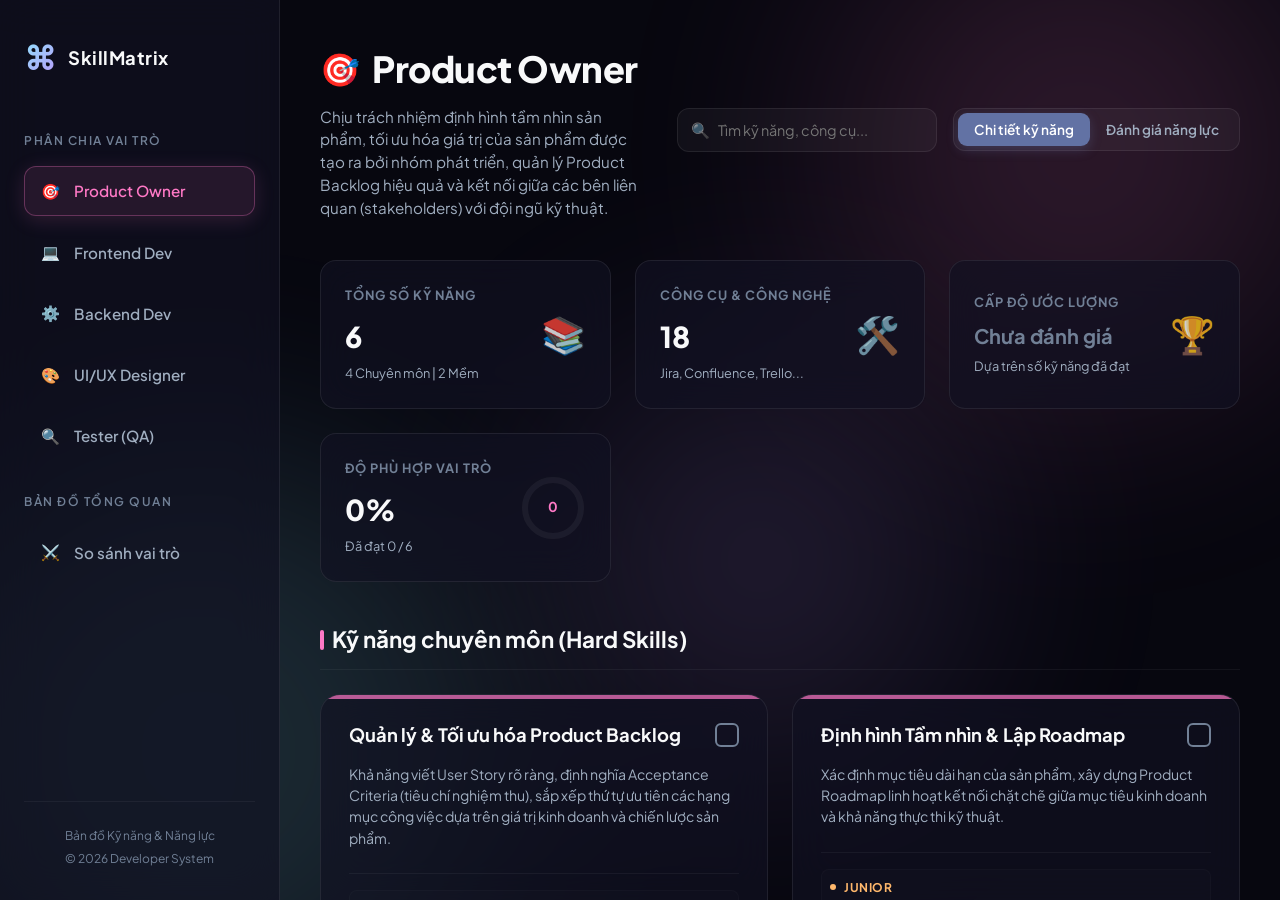
<file: bo_skills_vai_tro/index.html>
<!DOCTYPE html>
<html lang="vi">
<head>
  <meta charset="UTF-8">
  <meta name="viewport" content="width=device-width, initial-scale=1.0">
  <title>Bản đồ Kỹ năng Chuyên môn (Skill Matrix) - PO, Dev, UI/UX & Tester</title>
  <meta name="description" content="Khám phá chi tiết các bộ kỹ năng chuyên môn (Hard Skills), kỹ năng mềm (Soft Skills) và công cụ tối thiểu dành cho các vai trò Product Owner, Frontend/Backend Developer, UI/UX Designer và Software Tester.">
  <meta name="author" content="Antigravity AI">
  
  <!-- Styling Sheet -->
  <link rel="stylesheet" href="styles.css">
</head>
<body>

  <!-- Premium Ambient Glow Effects -->
  <div class="bg-blobs">
    <div class="blob blob-1"></div>
    <div class="blob blob-2"></div>
    <div class="blob blob-3"></div>
  </div>

  <!-- Main Application Layout -->
  <div class="app-container" id="app-root-container">
    
    <!-- Sidebar Navigation -->
    <aside id="sidebar-navigation">
      <div class="brand-section">
        <span class="brand-logo">⌘</span>
        <span class="brand-title">SkillMatrix</span>
      </div>
      
      <nav aria-label="Danh sách vai trò">
        <p class="nav-label">Phân chia vai trò</p>
        <ul class="role-nav-list" id="role-list">
          <li class="role-nav-item active" data-role="product_owner">
            <button id="btn-po" aria-label="Product Owner Skill Set">
              <span>🎯</span> Product Owner
            </button>
          </li>
          <li class="role-nav-item" data-role="frontend_developer">
            <button id="btn-fed" aria-label="Frontend Developer Skill Set">
              <span>💻</span> Frontend Dev
            </button>
          </li>
          <li class="role-nav-item" data-role="backend_developer">
            <button id="btn-bed" aria-label="Backend Developer Skill Set">
              <span>⚙️</span> Backend Dev
            </button>
          </li>
          <li class="role-nav-item" data-role="uiux_designer">
            <button id="btn-uiux" aria-label="UI/UX Designer Skill Set">
              <span>🎨</span> UI/UX Designer
            </button>
          </li>
          <li class="role-nav-item" data-role="tester">
            <button id="btn-tester" aria-label="Software Tester Skill Set">
              <span>🔍</span> Tester (QA)
            </button>
          </li>
        </ul>

        <p class="nav-label" style="margin-top: 2rem;">Bản đồ tổng quan</p>
        <ul class="role-nav-list">
          <li class="role-nav-item" data-mode="compare">
            <button id="nav-compare-btn" aria-label="Compare all roles side by side">
              <span>⚔️</span> So sánh vai trò
            </button>
          </li>
        </ul>
      </nav>

      <div class="sidebar-footer">
        <p>Bản đồ Kỹ năng & Năng lực</p>
        <p style="margin-top: 0.25rem;">© 2026 Developer System</p>
      </div>
    </aside>

    <!-- Main Dashboard Workspace -->
    <main id="main-content">
      
      <!-- Upper Header: Role Info, Search, and Tab Switching -->
      <header id="dashboard-header">
        <div class="role-intro">
          <div class="role-title-container">
            <span class="role-icon" id="role-icon">🎯</span>
            <h1 class="role-name" id="role-name">Product Owner</h1>
          </div>
          <p class="role-desc" id="role-desc">
            Chịu trách nhiệm định hình tầm nhìn sản phẩm, tối ưu hóa giá trị của sản phẩm được tạo ra bởi nhóm phát triển, quản lý Product Backlog hiệu quả và kết nối các bên liên quan.
          </p>
        </div>

        <div class="controls-section">
          <!-- Search box -->
          <div class="search-box">
            <input type="text" id="search-input" placeholder="Tìm kỹ năng, công cụ..." aria-label="Tìm kiếm kỹ năng">
          </div>

          <!-- Mode switching -->
          <div class="mode-toggle" id="view-mode-tabs" role="tablist">
            <button class="toggle-btn active" id="tab-explore" role="tab" aria-selected="true" aria-controls="skills-container">
              Chi tiết kỹ năng
            </button>
            <button class="toggle-btn" id="tab-checklist" role="tab" aria-selected="false" aria-controls="skills-container">
              Đánh giá năng lực
            </button>
          </div>
        </div>
      </header>

      <!-- Dynamic Performance Metrics Cards -->
      <section class="metrics-board" id="metrics-board" aria-label="Bảng chỉ số năng lực">
        <!-- Will be populated dynamically via JavaScript -->
      </section>

      <!-- Main Skills Cards Grid -->
      <section id="skills-container" aria-label="Danh sách các kỹ năng chuyên môn">
        <!-- Will be populated dynamically via JavaScript -->
      </section>

    </main>
  </div>

  <!-- Loaded Data and Script Files -->
  <script src="skills_data.js"></script>
  <script src="app.js"></script>
</body>
</html>
</file>
<file: bo_skills_vai_tro/styles.css>
/* ==========================================================================
   DESIGN SYSTEM & CUSTOM PROPERTIES
   ========================================================================== */
@import url('https://fonts.googleapis.com/css2?family=Plus+Jakarta+Sans:wght@300;400;500;600;700;800&display=swap');

:root {
  --bg-dark: #07070f;
  --bg-panel: rgba(17, 17, 34, 0.65);
  --bg-panel-hover: rgba(25, 25, 45, 0.8);
  --border-glass: rgba(255, 255, 255, 0.08);
  --border-glass-hover: rgba(255, 255, 255, 0.18);
  
  --text-primary: #f8f9fa;
  --text-secondary: #a0aec0;
  --text-muted: #718096;
  
  /* Role Neon Colors */
  --color-po: #ff79c6;
  --color-fe: #8be9fd;
  --color-be: #50fa7b;
  --color-uiux: #bd93f9;
  --color-tester: #f1fa8c;
  
  /* Generic UI Colors */
  --accent: #6272a4;
  --success: #50fa7b;
  --warning: #ffb86c;
  --danger: #ff5555;
  --card-bg: rgba(255, 255, 255, 0.02);
  
  --font-main: 'Plus Jakarta Sans', -apple-system, BlinkMacSystemFont, "Segoe UI", Roboto, sans-serif;
  --transition-smooth: all 0.3s cubic-bezier(0.25, 0.8, 0.25, 1);
  --blur-intensity: 20px;
}

/* ==========================================================================
   RESET & BASE STYLES
   ========================================================================== */
* {
  box-sizing: border-box;
  margin: 0;
  padding: 0;
}

body {
  font-family: var(--font-main);
  background-color: var(--bg-dark);
  color: var(--text-primary);
  min-height: 100vh;
  overflow-x: hidden;
  line-height: 1.6;
  position: relative;
}

/* Ambient Background Blobs */
.bg-blobs {
  position: fixed;
  top: 0;
  left: 0;
  right: 0;
  bottom: 0;
  z-index: -1;
  overflow: hidden;
  pointer-events: none;
}

.blob {
  position: absolute;
  border-radius: 50%;
  filter: blur(120px);
  opacity: 0.15;
  animation: float 20s infinite alternate;
}

.blob-1 {
  width: 500px;
  height: 500px;
  background: var(--color-po);
  top: -100px;
  right: -50px;
}

.blob-2 {
  width: 600px;
  height: 600px;
  background: var(--color-fe);
  bottom: -150px;
  left: -100px;
  animation-duration: 25s;
}

.blob-3 {
  width: 400px;
  height: 400px;
  background: var(--color-uiux);
  top: 40%;
  right: 25%;
  animation-duration: 18s;
}

@keyframes float {
  0% { transform: translate(0, 0) scale(1); }
  50% { transform: translate(40px, -60px) scale(1.1); }
  100% { transform: translate(-20px, 40px) scale(0.9); }
}

/* Scrollbar Customization */
::-webkit-scrollbar {
  width: 8px;
  height: 8px;
}
::-webkit-scrollbar-track {
  background: rgba(255, 255, 255, 0.02);
}
::-webkit-scrollbar-thumb {
  background: rgba(255, 255, 255, 0.1);
  border-radius: 4px;
}
::-webkit-scrollbar-thumb:hover {
  background: rgba(255, 255, 255, 0.25);
}

/* ==========================================================================
   LAYOUT STRUCTURE
   ========================================================================== */
.app-container {
  display: grid;
  grid-template-columns: 280px 1fr;
  min-height: 100vh;
  position: relative;
}

/* Sidebar */
aside {
  background: var(--bg-panel);
  border-right: 1px solid var(--border-glass);
  backdrop-filter: blur(var(--blur-intensity));
  -webkit-backdrop-filter: blur(var(--blur-intensity));
  padding: 2rem 1.5rem;
  display: flex;
  flex-direction: column;
  height: 100vh;
  position: sticky;
  top: 0;
  z-index: 10;
}

.brand-section {
  display: flex;
  align-items: center;
  gap: 0.75rem;
  margin-bottom: 3rem;
}

.brand-logo {
  font-size: 2rem;
  background: linear-gradient(135deg, var(--color-fe), var(--color-uiux));
  -webkit-background-clip: text;
  -webkit-text-fill-color: transparent;
  font-weight: 800;
}

.brand-title {
  font-size: 1.15rem;
  font-weight: 700;
  letter-spacing: 0.5px;
  color: var(--text-primary);
}

.nav-label {
  font-size: 0.75rem;
  text-transform: uppercase;
  letter-spacing: 1.5px;
  color: var(--text-muted);
  margin-bottom: 1rem;
  font-weight: 600;
}

.role-nav-list {
  list-style: none;
  display: flex;
  flex-direction: column;
  gap: 0.75rem;
}

.role-nav-item button {
  width: 100%;
  padding: 0.85rem 1rem;
  border-radius: 12px;
  background: transparent;
  border: 1px solid transparent;
  color: var(--text-secondary);
  font-family: var(--font-main);
  font-size: 0.95rem;
  font-weight: 550;
  text-align: left;
  cursor: pointer;
  display: flex;
  align-items: center;
  gap: 0.85rem;
  transition: var(--transition-smooth);
}

.role-nav-item button:hover {
  background: rgba(255, 255, 255, 0.05);
  color: var(--text-primary);
  transform: translateX(4px);
}

/* Active Roles Colors */
.role-nav-item.active[data-role="product_owner"] button {
  background: rgba(255, 121, 198, 0.1);
  border-color: rgba(255, 121, 198, 0.3);
  color: var(--color-po);
  box-shadow: 0 4px 20px rgba(255, 121, 198, 0.15);
}
.role-nav-item.active[data-role="frontend_developer"] button {
  background: rgba(139, 233, 253, 0.1);
  border-color: rgba(139, 233, 253, 0.3);
  color: var(--color-fe);
  box-shadow: 0 4px 20px rgba(139, 233, 253, 0.15);
}
.role-nav-item.active[data-role="backend_developer"] button {
  background: rgba(80, 250, 123, 0.1);
  border-color: rgba(80, 250, 123, 0.3);
  color: var(--color-be);
  box-shadow: 0 4px 20px rgba(80, 250, 123, 0.15);
}
.role-nav-item.active[data-role="uiux_designer"] button {
  background: rgba(189, 147, 249, 0.1);
  border-color: rgba(189, 147, 249, 0.3);
  color: var(--color-uiux);
  box-shadow: 0 4px 20px rgba(189, 147, 249, 0.15);
}
.role-nav-item.active[data-role="tester"] button {
  background: rgba(241, 250, 140, 0.1);
  border-color: rgba(241, 250, 140, 0.3);
  color: var(--color-tester);
  box-shadow: 0 4px 20px rgba(241, 250, 140, 0.15);
}

.role-nav-item.active[data-mode="compare"] button {
  background: rgba(98, 114, 164, 0.15);
  border-color: rgba(98, 114, 164, 0.4);
  color: #fff;
  box-shadow: 0 4px 20px rgba(98, 114, 164, 0.2);
}

.sidebar-footer {
  margin-top: auto;
  font-size: 0.75rem;
  color: var(--text-muted);
  text-align: center;
  border-top: 1px solid rgba(255, 255, 255, 0.05);
  padding-top: 1.5rem;
}

/* Main Content Area */
main {
  padding: 2.5rem;
  overflow-y: auto;
  max-height: 100vh;
}

/* ==========================================================================
   HEADER SECTION
   ========================================================================= */
header {
  display: flex;
  justify-content: space-between;
  align-items: center;
  margin-bottom: 2.5rem;
  gap: 2rem;
}

.role-intro {
  max-width: 65%;
}

.role-title-container {
  display: flex;
  align-items: center;
  gap: 0.75rem;
  margin-bottom: 0.5rem;
}

.role-icon {
  font-size: 2rem;
}

.role-name {
  font-size: 2.25rem;
  font-weight: 800;
  letter-spacing: -0.5px;
}

.role-desc {
  color: var(--text-secondary);
  font-size: 0.95rem;
  line-height: 1.5;
}

/* Controls (Search & Mode Toggle) */
.controls-section {
  display: flex;
  align-items: center;
  gap: 1rem;
  flex-shrink: 0;
}

.search-box {
  position: relative;
}

.search-box input {
  background: rgba(255, 255, 255, 0.04);
  border: 1px solid var(--border-glass);
  padding: 0.75rem 1rem 0.75rem 2.5rem;
  border-radius: 12px;
  color: var(--text-primary);
  font-family: var(--font-main);
  font-size: 0.9rem;
  width: 260px;
  transition: var(--transition-smooth);
}

.search-box input:focus {
  outline: none;
  background: rgba(255, 255, 255, 0.08);
  border-color: var(--accent);
  box-shadow: 0 0 15px rgba(98, 114, 164, 0.3);
}

.search-box::before {
  content: "🔍";
  position: absolute;
  left: 0.85rem;
  top: 50%;
  transform: translateY(-50%);
  font-size: 0.95rem;
  opacity: 0.6;
}

.mode-toggle {
  display: flex;
  background: rgba(255, 255, 255, 0.04);
  border: 1px solid var(--border-glass);
  border-radius: 12px;
  padding: 0.25rem;
}

.toggle-btn {
  background: transparent;
  border: none;
  color: var(--text-secondary);
  padding: 0.5rem 1rem;
  border-radius: 9px;
  font-family: var(--font-main);
  font-size: 0.85rem;
  font-weight: 600;
  cursor: pointer;
  transition: var(--transition-smooth);
}

.toggle-btn.active {
  background: var(--accent);
  color: #fff;
  box-shadow: 0 4px 12px rgba(98, 114, 164, 0.3);
}

/* ==========================================================================
   METRICS BOARD & CHECKLIST OVERLAY
   ========================================================================== */
.metrics-board {
  display: grid;
  grid-template-columns: repeat(auto-fit, minmax(220px, 1fr));
  gap: 1.5rem;
  margin-bottom: 2.5rem;
}

.metric-card {
  background: var(--bg-panel);
  border: 1px solid var(--border-glass);
  backdrop-filter: blur(var(--blur-intensity));
  -webkit-backdrop-filter: blur(var(--blur-intensity));
  border-radius: 16px;
  padding: 1.5rem;
  display: flex;
  align-items: center;
  justify-content: space-between;
  transition: var(--transition-smooth);
}

.metric-card:hover {
  border-color: var(--border-glass-hover);
  transform: translateY(-2px);
}

.metric-info h4 {
  font-size: 0.8rem;
  text-transform: uppercase;
  letter-spacing: 1px;
  color: var(--text-muted);
  margin-bottom: 0.5rem;
}

.metric-val {
  font-size: 1.8rem;
  font-weight: 800;
}

.metric-gauge {
  width: 65px;
  height: 65px;
  position: relative;
}

.gauge-svg {
  transform: rotate(-90deg);
  width: 100%;
  height: 100%;
}

.gauge-track {
  fill: none;
  stroke: rgba(255, 255, 255, 0.05);
  stroke-width: 6;
}

.gauge-progress {
  fill: none;
  stroke: var(--accent);
  stroke-width: 6;
  stroke-linecap: round;
  stroke-dasharray: 175.9; /* 2 * PI * r (r=28) */
  stroke-dashoffset: 175.9;
  transition: stroke-dashoffset 0.8s cubic-bezier(0.4, 0, 0.2, 1);
}

.gauge-text {
  position: absolute;
  top: 50%;
  left: 50%;
  transform: translate(-50%, -50%);
  font-size: 0.85rem;
  font-weight: 700;
}

/* ==========================================================================
   SKILL SETS LAYOUT (CARDS GRID)
   ========================================================================== */
.skill-category-section {
  margin-bottom: 3.5rem;
  animation: fadeIn 0.4s ease-out;
}

.category-title {
  font-size: 1.4rem;
  font-weight: 700;
  margin-bottom: 1.5rem;
  display: flex;
  align-items: center;
  gap: 0.5rem;
  border-bottom: 1px solid rgba(255, 255, 255, 0.05);
  padding-bottom: 0.75rem;
}

.category-title::before {
  content: "";
  display: inline-block;
  width: 4px;
  height: 20px;
  background: var(--accent);
  border-radius: 2px;
}

.skills-grid {
  display: grid;
  grid-template-columns: repeat(auto-fill, minmax(360px, 1fr));
  gap: 1.5rem;
}

.skill-card {
  background: var(--bg-panel);
  border: 1px solid var(--border-glass);
  backdrop-filter: blur(var(--blur-intensity));
  -webkit-backdrop-filter: blur(var(--blur-intensity));
  border-radius: 20px;
  padding: 1.75rem;
  display: flex;
  flex-direction: column;
  transition: var(--transition-smooth);
  position: relative;
  overflow: hidden;
}

.skill-card::after {
  content: "";
  position: absolute;
  top: 0;
  left: 0;
  width: 100%;
  height: 4px;
  background: var(--accent);
  opacity: 0.7;
}

.skill-card:hover {
  transform: translateY(-4px);
  border-color: var(--border-glass-hover);
  box-shadow: 0 10px 30px rgba(0, 0, 0, 0.3);
}

/* Card Header */
.skill-card-header {
  display: flex;
  justify-content: space-between;
  align-items: flex-start;
  margin-bottom: 1rem;
}

.skill-name {
  font-size: 1.15rem;
  font-weight: 700;
  line-height: 1.35;
  color: var(--text-primary);
  padding-right: 1.5rem;
}

/* Interactive Checkbox styling */
.skill-checkbox-wrapper {
  position: relative;
  display: flex;
  align-items: center;
}

.skill-checkbox {
  appearance: none;
  -webkit-appearance: none;
  width: 24px;
  height: 24px;
  border: 2px solid var(--text-muted);
  border-radius: 6px;
  background: transparent;
  cursor: pointer;
  display: grid;
  place-content: center;
  transition: var(--transition-smooth);
}

.skill-checkbox:hover {
  border-color: var(--accent);
  background: rgba(255, 255, 255, 0.02);
}

.skill-checkbox:checked {
  background: var(--accent);
  border-color: var(--accent);
  box-shadow: 0 0 10px rgba(98, 114, 164, 0.5);
}

.skill-checkbox::before {
  content: "✓";
  font-size: 0.9rem;
  font-weight: bold;
  color: #fff;
  transform: scale(0);
  transition: transform 0.15s cubic-bezier(0.12, 0.4, 0.29, 1.46);
}

.skill-checkbox:checked::before {
  transform: scale(1);
}

.skill-card.checked {
  border-color: rgba(80, 250, 123, 0.3);
  background: rgba(17, 17, 34, 0.8);
}
.skill-card.checked::after {
  background: var(--success);
}
.skill-card.checked .skill-name {
  color: var(--text-secondary);
}

.skill-desc {
  color: var(--text-secondary);
  font-size: 0.88rem;
  line-height: 1.5;
  margin-bottom: 1.5rem;
}

/* Levels Accordion-like list */
.skill-levels {
  display: flex;
  flex-direction: column;
  gap: 0.75rem;
  margin-bottom: 1.5rem;
  border-top: 1px solid rgba(255, 255, 255, 0.05);
  padding-top: 1rem;
}

.level-row {
  display: flex;
  flex-direction: column;
  gap: 0.25rem;
  padding: 0.5rem;
  border-radius: 8px;
  background: rgba(255, 255, 255, 0.01);
  border: 1px solid rgba(255, 255, 255, 0.02);
  transition: var(--transition-smooth);
}

.level-row:hover {
  background: rgba(255, 255, 255, 0.03);
  border-color: rgba(255, 255, 255, 0.05);
}

.level-badge-container {
  display: flex;
  align-items: center;
  gap: 0.5rem;
}

.level-dot {
  width: 6px;
  height: 6px;
  border-radius: 50%;
}

.level-badge {
  font-size: 0.75rem;
  font-weight: 700;
  text-transform: uppercase;
  letter-spacing: 0.5px;
}

/* Level variations */
.level-row.junior .level-dot { background: #ffb86c; }
.level-row.junior .level-badge { color: #ffb86c; }
.level-row.mid .level-dot { background: #8be9fd; }
.level-row.mid .level-badge { color: #8be9fd; }
.level-row.senior .level-dot { background: #bd93f9; }
.level-row.senior .level-badge { color: #bd93f9; }

.level-text {
  font-size: 0.8rem;
  color: var(--text-secondary);
  line-height: 1.4;
  padding-left: 0.75rem;
}

/* Card Tools Section */
.skill-tools {
  margin-top: auto;
  display: flex;
  flex-wrap: wrap;
  gap: 0.5rem;
}

.tool-tag {
  background: rgba(255, 255, 255, 0.05);
  border: 1px solid rgba(255, 255, 255, 0.05);
  padding: 0.25rem 0.65rem;
  border-radius: 6px;
  font-size: 0.75rem;
  color: var(--text-secondary);
  font-weight: 600;
  transition: var(--transition-smooth);
}

.tool-tag:hover {
  background: rgba(255, 255, 255, 0.1);
  color: var(--text-primary);
  border-color: rgba(255, 255, 255, 0.15);
}

/* ==========================================================================
   COMPARISON TABLE VIEW
   ========================================================================== */
.compare-container {
  background: var(--bg-panel);
  border: 1px solid var(--border-glass);
  backdrop-filter: blur(var(--blur-intensity));
  -webkit-backdrop-filter: blur(var(--blur-intensity));
  border-radius: 20px;
  padding: 2rem;
  overflow-x: auto;
  animation: fadeIn 0.4s ease-out;
}

.compare-table {
  width: 100%;
  border-collapse: collapse;
  text-align: left;
  min-width: 900px;
}

.compare-table th, .compare-table td {
  padding: 1.25rem 1rem;
  border-bottom: 1px solid rgba(255, 255, 255, 0.05);
}

.compare-table th {
  font-weight: 700;
  color: var(--text-primary);
  font-size: 0.95rem;
  text-transform: uppercase;
  letter-spacing: 0.5px;
}

.compare-table td {
  color: var(--text-secondary);
  font-size: 0.9rem;
  vertical-align: top;
  line-height: 1.5;
}

.compare-table tr:hover td {
  background: rgba(255, 255, 255, 0.01);
  color: var(--text-primary);
}

.compare-role-header {
  font-weight: 800;
}

.compare-role-header.po { color: var(--color-po); }
.compare-role-header.fe { color: var(--color-fe); }
.compare-role-header.be { color: var(--color-be); }
.compare-role-header.uiux { color: var(--color-uiux); }
.compare-role-header.tester { color: var(--color-tester); }

.list-bullets {
  list-style-type: none;
  display: flex;
  flex-direction: column;
  gap: 0.5rem;
}

.list-bullets li {
  position: relative;
  padding-left: 1.25rem;
}

.list-bullets li::before {
  content: "✦";
  position: absolute;
  left: 0;
  color: var(--accent);
  font-size: 0.8rem;
}

/* ==========================================================================
   ANIMATIONS & TRANSITIONS
   ========================================================================== */
@keyframes fadeIn {
  from { opacity: 0; transform: translateY(10px); }
  to { opacity: 1; transform: translateY(0); }
}

/* ==========================================================================
   RESPONSIVE DESIGN
   ========================================================================== */
@media (max-width: 1024px) {
  .app-container {
    grid-template-columns: 1fr;
  }
  
  aside {
    height: auto;
    position: relative;
    border-right: none;
    border-bottom: 1px solid var(--border-glass);
    padding: 1.5rem;
  }
  
  .brand-section {
    margin-bottom: 1.5rem;
  }
  
  .role-nav-list {
    flex-direction: row;
    flex-wrap: wrap;
    gap: 0.5rem;
  }
  
  .role-nav-item {
    flex: 1 1 180px;
  }
  
  .role-nav-item button {
    justify-content: center;
  }
  
  main {
    max-height: none;
    padding: 1.5rem;
  }
  
  header {
    flex-direction: column;
    align-items: flex-start;
    gap: 1.5rem;
  }
  
  .role-intro {
    max-width: 100%;
  }
  
  .controls-section {
    width: 100%;
    justify-content: space-between;
  }
  
  .search-box {
    flex-grow: 1;
  }
  
  .search-box input {
    width: 100%;
  }
}

@media (max-width: 768px) {
  .skills-grid {
    grid-template-columns: 1fr;
  }
  
  .metrics-board {
    grid-template-columns: 1fr;
  }
}
</file>
